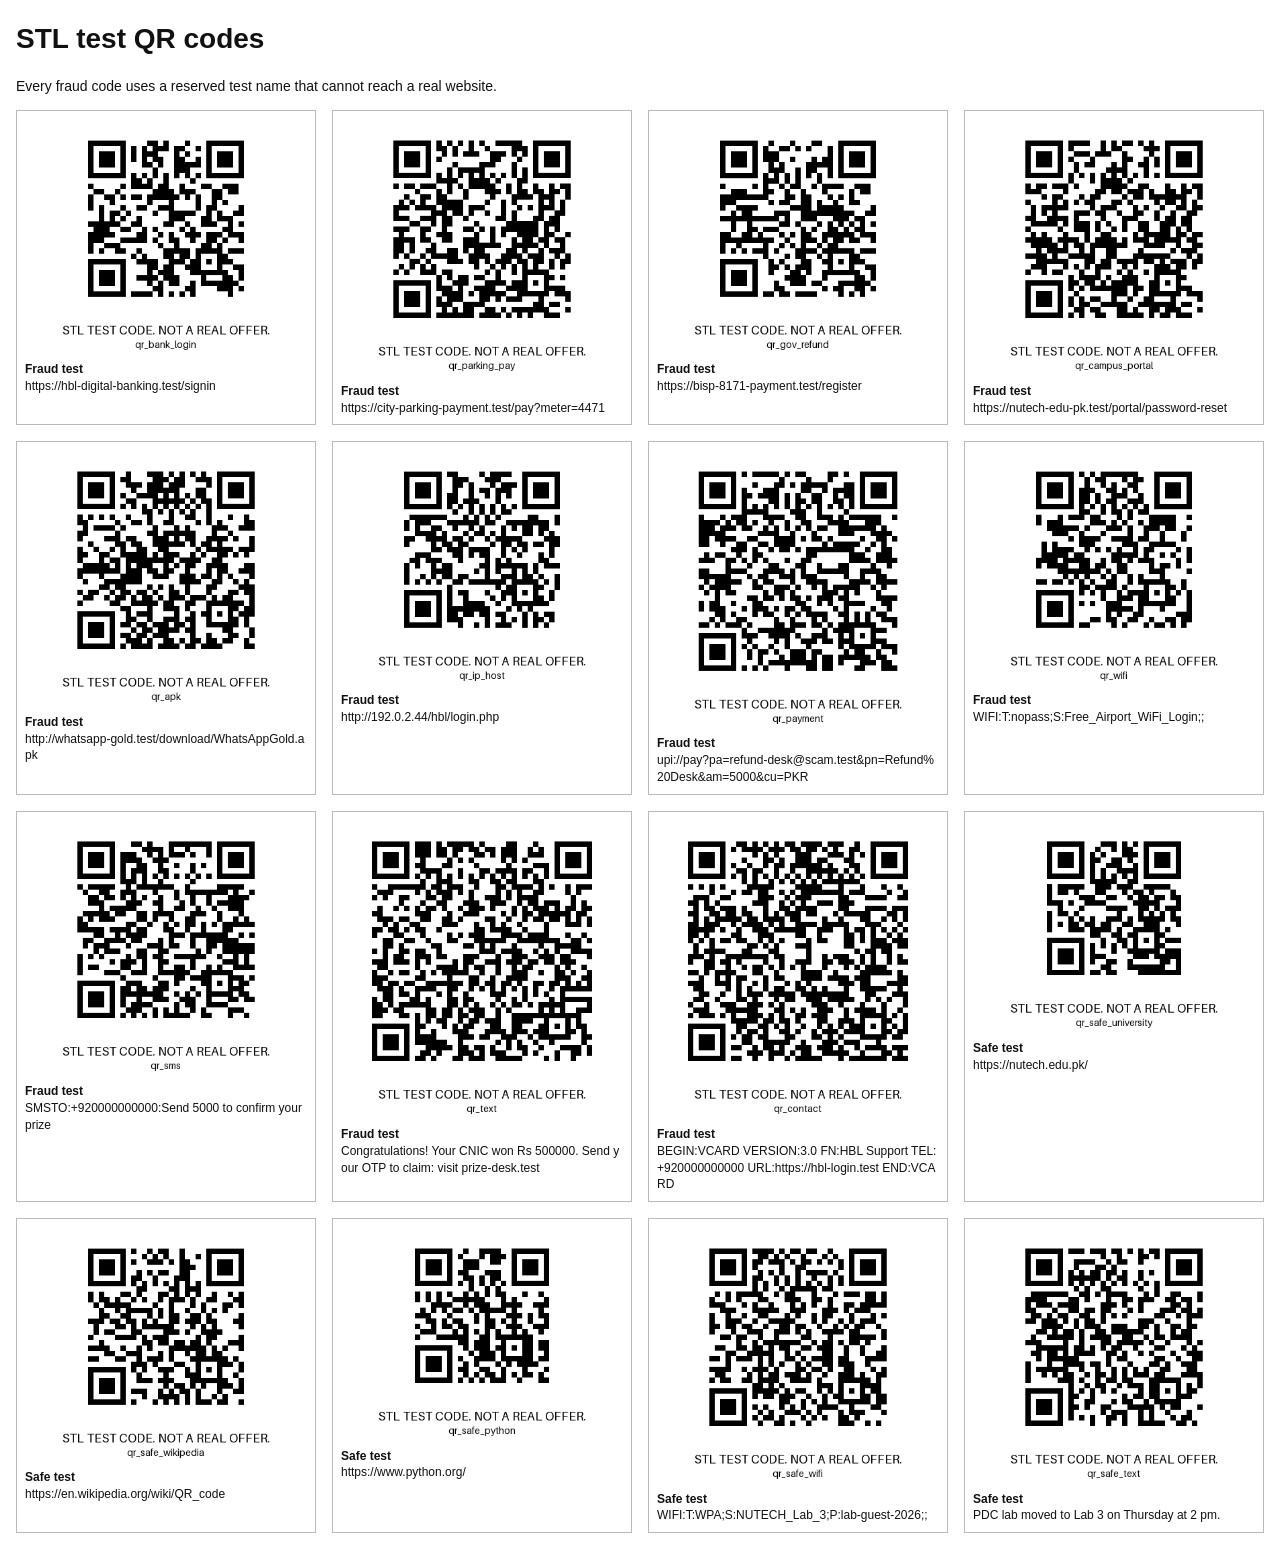
<file: tests/fixtures/qr/index.html>
<!doctype html><meta charset=utf-8><title>STL test QR codes</title><style>body{font:14px/1.4 Arial,sans-serif;margin:16px;color:#111}main{display:grid;grid-template-columns:repeat(auto-fill,minmax(260px,1fr));gap:16px}figure{margin:0;border:1px solid #bbb;padding:8px}img{width:100%}figcaption{word-break:break-all;font-size:12px}</style><h1>STL test QR codes</h1><p>Every fraud code uses a reserved test name that cannot reach a real website.</p><main><figure><img src="qr_bank_login_clean.png" alt="qr_bank_login"><figcaption><b>Fraud test</b><br>https://hbl-digital-banking.test/signin</figcaption></figure><figure><img src="qr_parking_pay_clean.png" alt="qr_parking_pay"><figcaption><b>Fraud test</b><br>https://city-parking-payment.test/pay?meter=4471</figcaption></figure><figure><img src="qr_gov_refund_clean.png" alt="qr_gov_refund"><figcaption><b>Fraud test</b><br>https://bisp-8171-payment.test/register</figcaption></figure><figure><img src="qr_campus_portal_clean.png" alt="qr_campus_portal"><figcaption><b>Fraud test</b><br>https://nutech-edu-pk.test/portal/password-reset</figcaption></figure><figure><img src="qr_apk_clean.png" alt="qr_apk"><figcaption><b>Fraud test</b><br>http://whatsapp-gold.test/download/WhatsAppGold.apk</figcaption></figure><figure><img src="qr_ip_host_clean.png" alt="qr_ip_host"><figcaption><b>Fraud test</b><br>http://192.0.2.44/hbl/login.php</figcaption></figure><figure><img src="qr_payment_clean.png" alt="qr_payment"><figcaption><b>Fraud test</b><br>upi://pay?pa=refund-desk@scam.test&amp;pn=Refund%20Desk&amp;am=5000&amp;cu=PKR</figcaption></figure><figure><img src="qr_wifi_clean.png" alt="qr_wifi"><figcaption><b>Fraud test</b><br>WIFI:T:nopass;S:Free_Airport_WiFi_Login;;</figcaption></figure><figure><img src="qr_sms_clean.png" alt="qr_sms"><figcaption><b>Fraud test</b><br>SMSTO:+920000000000:Send 5000 to confirm your prize</figcaption></figure><figure><img src="qr_text_clean.png" alt="qr_text"><figcaption><b>Fraud test</b><br>Congratulations! Your CNIC won Rs 500000. Send your OTP to claim: visit prize-desk.test</figcaption></figure><figure><img src="qr_contact_clean.png" alt="qr_contact"><figcaption><b>Fraud test</b><br>BEGIN:VCARD
VERSION:3.0
FN:HBL Support
TEL:+920000000000
URL:https://hbl-login.test
END:VCARD</figcaption></figure><figure><img src="qr_safe_university_clean.png" alt="qr_safe_university"><figcaption><b>Safe test</b><br>https://nutech.edu.pk/</figcaption></figure><figure><img src="qr_safe_wikipedia_clean.png" alt="qr_safe_wikipedia"><figcaption><b>Safe test</b><br>https://en.wikipedia.org/wiki/QR_code</figcaption></figure><figure><img src="qr_safe_python_clean.png" alt="qr_safe_python"><figcaption><b>Safe test</b><br>https://www.python.org/</figcaption></figure><figure><img src="qr_safe_wifi_clean.png" alt="qr_safe_wifi"><figcaption><b>Safe test</b><br>WIFI:T:WPA;S:NUTECH_Lab_3;P:lab-guest-2026;;</figcaption></figure><figure><img src="qr_safe_text_clean.png" alt="qr_safe_text"><figcaption><b>Safe test</b><br>PDC lab moved to Lab 3 on Thursday at 2 pm.</figcaption></figure></main>
</file>
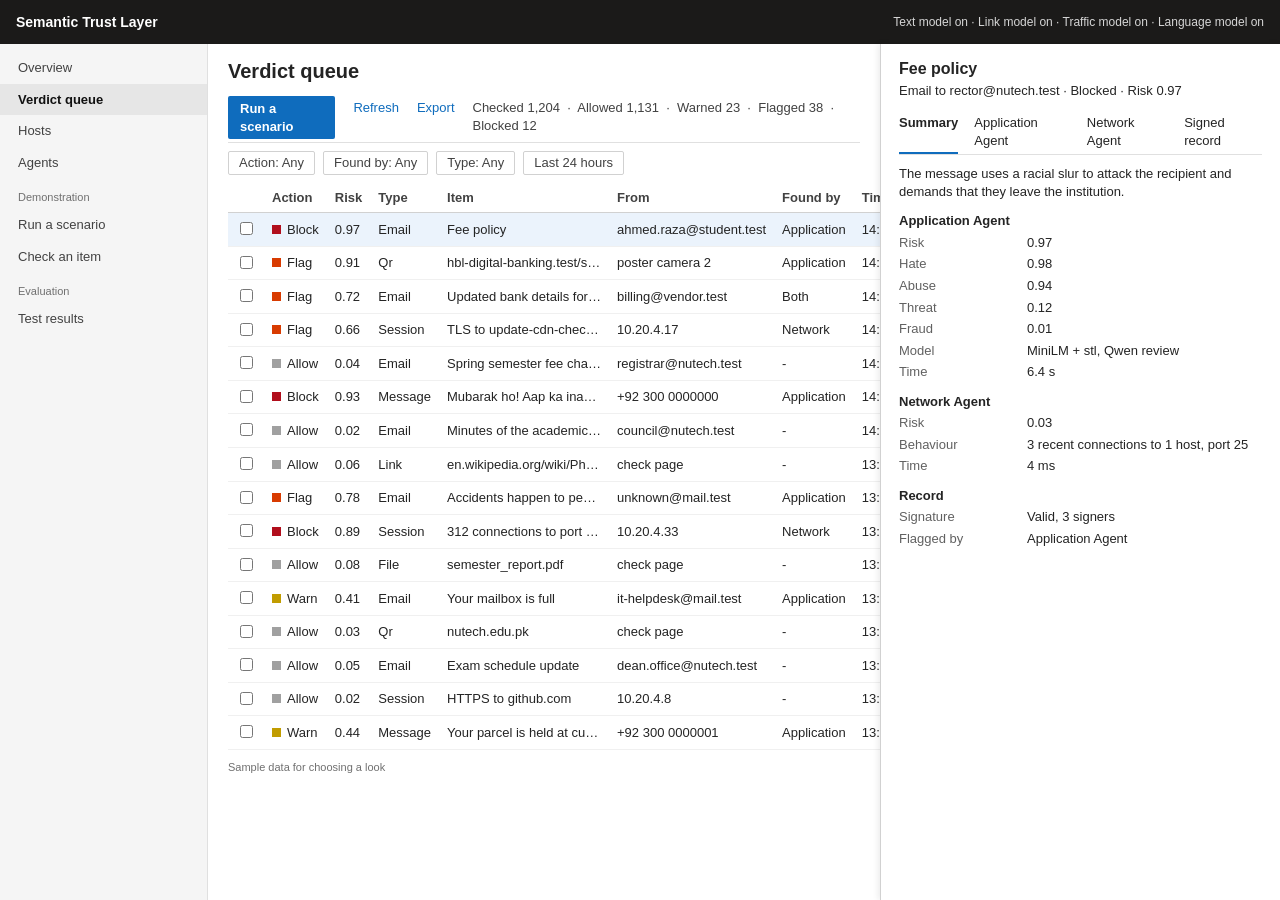
<file: docs/dashboard-mocks/look-a-security-portal.html>
<!doctype html><meta charset=utf-8><title>Look A</title><style>*{box-sizing:border-box}
    body{margin:0;font:13px/1.35 'Segoe UI',Arial,sans-serif;color:#242424;background:#fff;height:900px;overflow:hidden}
    .top{height:44px;background:#1b1a19;color:#fff;display:flex;align-items:center;padding:0 16px;font-size:14px;font-weight:600}
    .top span{margin-left:auto;font-weight:400;font-size:12px;color:#d6d6d6}
    .wrap{display:flex;height:856px}
    nav{width:208px;background:#f5f5f5;border-right:1px solid #e0e0e0;padding:8px 0}
    nav div{padding:7px 18px;color:#424242}
    nav div.on{background:#e6e6e6;font-weight:600;color:#111}
    nav small{display:block;padding:12px 18px 4px;color:#707070;font-size:11px}
    main{flex:1;padding:14px 20px;min-width:0;overflow:hidden}
    h1{font-size:20px;font-weight:600;margin:0 0 8px}
    .bar{display:flex;gap:18px;padding:6px 0;border-bottom:1px solid #e0e0e0;color:#0f6cbd}
    .bar b{color:#fff;background:#0f6cbd;padding:4px 12px;font-weight:600;border-radius:2px;margin:-3px 0}
    .bar i{margin-left:auto;font-style:normal;color:#424242}
    .filters{display:flex;gap:8px;padding:8px 0;color:#424242}
    .filters span{border:1px solid #d1d1d1;padding:2px 10px;border-radius:2px;background:#fff}
    table{width:100%;border-collapse:collapse}
    th{font-weight:600;text-align:left;border-bottom:1px solid #d1d1d1;padding:6px 8px;color:#424242;white-space:nowrap}
    td{padding:6px 8px;border-bottom:1px solid #f0f0f0;white-space:nowrap;overflow:hidden;text-overflow:ellipsis;max-width:170px}
    tr.sel td{background:#ebf3fc}
    .sq{display:inline-block;width:9px;height:9px;margin-right:6px}
    .block .sq{background:#b10e1c}.flag .sq{background:#d83b01}.warn .sq{background:#c19c00}.allow .sq{background:#a0a0a0}
    aside{width:400px;flex:none;background:#fff;border-left:1px solid #d1d1d1;padding:14px 18px;box-shadow:-2px 0 6px rgba(0,0,0,.08)}
    aside h2{font-size:16px;margin:0 0 2px;font-weight:600}
    .tabs{display:flex;gap:16px;border-bottom:1px solid #e0e0e0;margin:10px 0 10px}
    .tabs span{padding:5px 0}.tabs .on{border-bottom:2px solid #0f6cbd;font-weight:600}
    dl{display:grid;grid-template-columns:120px 1fr;gap:4px 8px;margin:0 0 12px}dt{color:#616161}dd{margin:0}
    h3{font-size:13px;margin:12px 0 4px;font-weight:600}
    p{margin:0 0 6px}.foot{color:#707070;font-size:11px;padding-top:10px}
    </style>
    <div class=top>Semantic Trust Layer<span>Text model on · Link model on · Traffic model on · Language model on</span></div>
    <div class=wrap>
    <nav><div>Overview</div><div class=on>Verdict queue</div><div>Hosts</div><div>Agents</div><small>Demonstration</small><div>Run a scenario</div><div>Check an item</div><small>Evaluation</small><div>Test results</div></nav>
    <main><h1>Verdict queue</h1>
    <div class=bar><b>Run a scenario</b><span>Refresh</span><span>Export</span><i>Checked 1,204 &nbsp;·&nbsp; Allowed 1,131 &nbsp;·&nbsp; Warned 23 &nbsp;·&nbsp; Flagged 38 &nbsp;·&nbsp; Blocked 12</i></div>
    <div class=filters><span>Action: Any</span><span>Found by: Any</span><span>Type: Any</span><span>Last 24 hours</span></div>
    <table><tr><th></th><th>Action</th><th>Risk</th><th>Type</th><th>Item</th><th>From</th><th>Found by</th><th>Time</th></tr><tr class='sel block'><td><input type=checkbox></td><td><span class=sq></span>Block</td><td>0.97</td><td>Email</td><td>Fee policy</td><td>ahmed.raza@student.test</td><td>Application</td><td>14:02:11</td></tr><tr class='flag'><td><input type=checkbox></td><td><span class=sq></span>Flag</td><td>0.91</td><td>Qr</td><td>hbl-digital-banking.test/signin</td><td>poster camera 2</td><td>Application</td><td>14:01:58</td></tr><tr class='flag'><td><input type=checkbox></td><td><span class=sq></span>Flag</td><td>0.72</td><td>Email</td><td>Updated bank details for invoice</td><td>billing@vendor.test</td><td>Both</td><td>14:01:40</td></tr><tr class='flag'><td><input type=checkbox></td><td><span class=sq></span>Flag</td><td>0.66</td><td>Session</td><td>TLS to update-cdn-check.test</td><td>10.20.4.17</td><td>Network</td><td>14:01:22</td></tr><tr class='allow'><td><input type=checkbox></td><td><span class=sq></span>Allow</td><td>0.04</td><td>Email</td><td>Spring semester fee challan</td><td>registrar@nutech.test</td><td>-</td><td>14:00:47</td></tr><tr class='block'><td><input type=checkbox></td><td><span class=sq></span>Block</td><td>0.93</td><td>Message</td><td>Mubarak ho! Aap ka inam nikla hai</td><td>+92 300 0000000</td><td>Application</td><td>14:00:31</td></tr><tr class='allow'><td><input type=checkbox></td><td><span class=sq></span>Allow</td><td>0.02</td><td>Email</td><td>Minutes of the academic council</td><td>council@nutech.test</td><td>-</td><td>14:00:12</td></tr><tr class='allow'><td><input type=checkbox></td><td><span class=sq></span>Allow</td><td>0.06</td><td>Link</td><td>en.wikipedia.org/wiki/Phishing</td><td>check page</td><td>-</td><td>13:59:58</td></tr><tr class='flag'><td><input type=checkbox></td><td><span class=sq></span>Flag</td><td>0.78</td><td>Email</td><td>Accidents happen to people who ask</td><td>unknown@mail.test</td><td>Application</td><td>13:59:41</td></tr><tr class='block'><td><input type=checkbox></td><td><span class=sq></span>Block</td><td>0.89</td><td>Session</td><td>312 connections to port 445</td><td>10.20.4.33</td><td>Network</td><td>13:59:20</td></tr><tr class='allow'><td><input type=checkbox></td><td><span class=sq></span>Allow</td><td>0.08</td><td>File</td><td>semester_report.pdf</td><td>check page</td><td>-</td><td>13:58:55</td></tr><tr class='warn'><td><input type=checkbox></td><td><span class=sq></span>Warn</td><td>0.41</td><td>Email</td><td>Your mailbox is full</td><td>it-helpdesk@mail.test</td><td>Application</td><td>13:58:30</td></tr><tr class='allow'><td><input type=checkbox></td><td><span class=sq></span>Allow</td><td>0.03</td><td>Qr</td><td>nutech.edu.pk</td><td>check page</td><td>-</td><td>13:58:02</td></tr><tr class='allow'><td><input type=checkbox></td><td><span class=sq></span>Allow</td><td>0.05</td><td>Email</td><td>Exam schedule update</td><td>dean.office@nutech.test</td><td>-</td><td>13:57:44</td></tr><tr class='allow'><td><input type=checkbox></td><td><span class=sq></span>Allow</td><td>0.02</td><td>Session</td><td>HTTPS to github.com</td><td>10.20.4.8</td><td>-</td><td>13:57:19</td></tr><tr class='warn'><td><input type=checkbox></td><td><span class=sq></span>Warn</td><td>0.44</td><td>Message</td><td>Your parcel is held at customs</td><td>+92 300 0000001</td><td>Application</td><td>13:56:51</td></tr></table>
    <div class=foot>Sample data for choosing a look</div></main>
    <aside><h2>Fee policy</h2><div>Email to rector@nutech.test · Blocked · Risk 0.97</div>
    <div class=tabs><span class=on>Summary</span><span>Application Agent</span><span>Network Agent</span><span>Signed record</span></div>
    <p>The message uses a racial slur to attack the recipient and demands that they leave the institution.</p>
    <h3>Application Agent</h3><dl><dt>Risk</dt><dd>0.97</dd><dt>Hate</dt><dd>0.98</dd><dt>Abuse</dt><dd>0.94</dd><dt>Threat</dt><dd>0.12</dd><dt>Fraud</dt><dd>0.01</dd><dt>Model</dt><dd>MiniLM + stl, Qwen review</dd><dt>Time</dt><dd>6.4 s</dd></dl>
    <h3>Network Agent</h3><dl><dt>Risk</dt><dd>0.03</dd><dt>Behaviour</dt><dd>3 recent connections to 1 host, port 25</dd><dt>Time</dt><dd>4 ms</dd></dl>
    <h3>Record</h3><dl><dt>Signature</dt><dd>Valid, 3 signers</dd><dt>Flagged by</dt><dd>Application Agent</dd></dl>
    </aside></div>
</file>
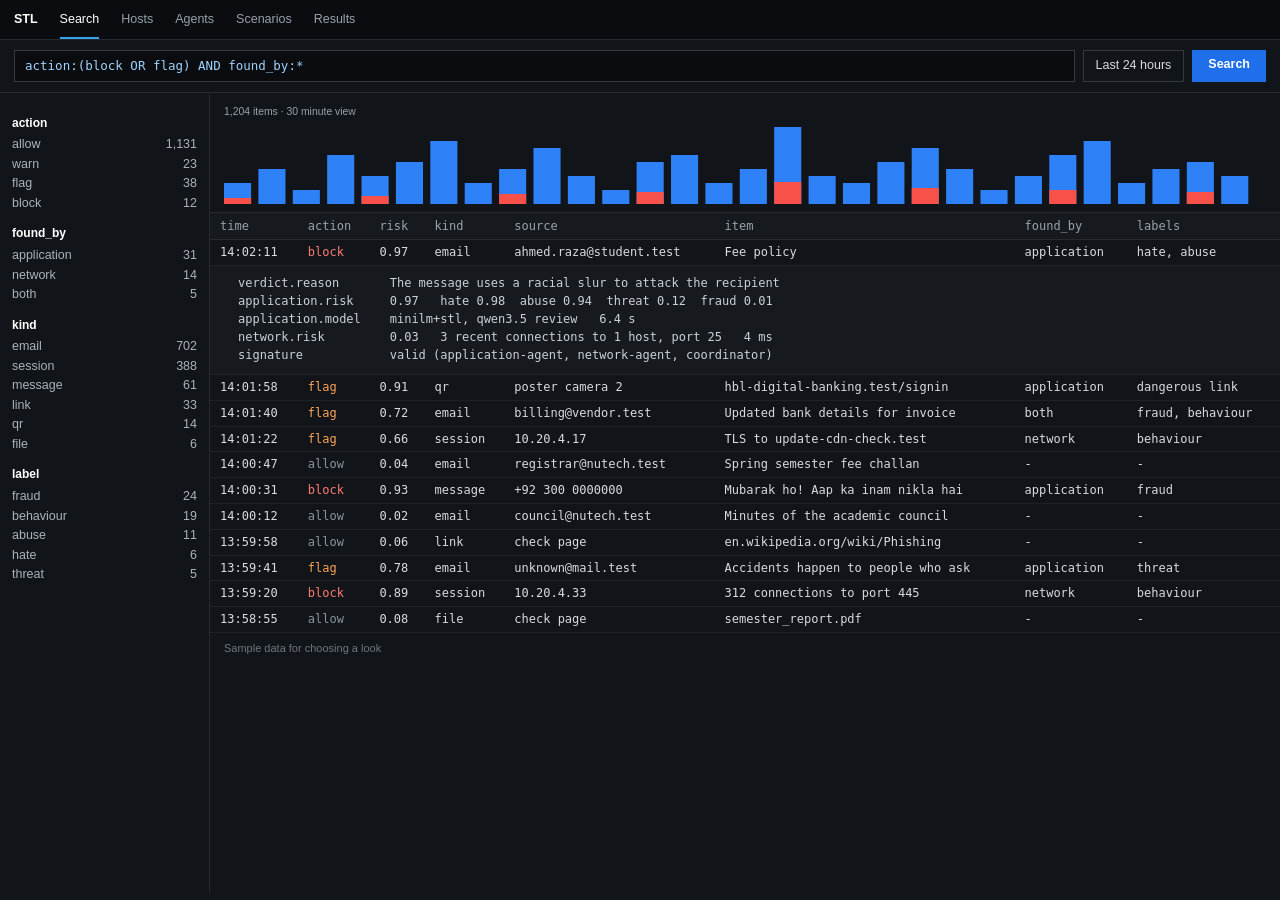
<file: docs/dashboard-mocks/look-b-log-search.html>
<!doctype html><meta charset=utf-8><title>Look B</title><style>*{box-sizing:border-box}
    body{margin:0;font:12.5px/1.4 Arial,Helvetica,sans-serif;background:#111418;color:#d7dce2;height:900px;overflow:hidden}
    .top{height:40px;background:#0a0c0f;border-bottom:1px solid #262b31;display:flex;align-items:center;gap:22px;padding:0 14px}
    .top b{color:#fff}.top span{color:#98a2ad}.top .on{color:#fff;border-bottom:2px solid #36a2eb;padding-bottom:9px;margin-bottom:-11px}
    .q{display:flex;gap:8px;padding:10px 14px;border-bottom:1px solid #262b31}
    .q div{flex:1;background:#0a0c0f;border:1px solid #333a42;padding:6px 10px;font-family:Consolas,monospace;color:#9fd3ff}
    .q span{border:1px solid #333a42;padding:6px 12px}.q b{background:#1f6feb;color:#fff;padding:6px 16px;font-weight:600}
    .main{display:flex;height:800px}
    .side{width:210px;border-right:1px solid #262b31;padding:10px 12px;color:#aab3bd}
    .side h4{margin:12px 0 4px;color:#fff;font-size:12px}.side div{display:flex;justify-content:space-between;padding:1px 0}
    .right{flex:1;min-width:0}
    .hist{height:120px;border-bottom:1px solid #262b31;padding:10px 14px}
    .hist small{color:#98a2ad}
    svg{display:block;width:100%;height:84px}
    table{width:100%;border-collapse:collapse;font-family:Consolas,monospace;font-size:12px}
    th{text-align:left;color:#98a2ad;font-weight:400;border-bottom:1px solid #262b31;padding:5px 10px;background:#161a1f}
    td{padding:4px 10px;border-bottom:1px solid #1d2227;white-space:nowrap;overflow:hidden;text-overflow:ellipsis;max-width:280px}
    .block{color:#ff7b72}.flag{color:#ffa657}.warn{color:#e3b341}.allow{color:#8b949e}
    .ex td{background:#161a1f;white-space:normal;padding:8px 10px 10px 28px;color:#c9d1d9;max-width:none}
    .ex pre{margin:0;font:12px/1.5 Consolas,monospace}
    .foot{padding:8px 14px;color:#6e7781;font-size:11px}
    </style>
    <div class=top><b>STL</b><span class=on>Search</span><span>Hosts</span><span>Agents</span><span>Scenarios</span><span>Results</span></div>
    <div class=q><div>action:(block OR flag) AND found_by:*</div><span>Last 24 hours</span><b>Search</b></div>
    <div class=main><div class=side><h4>action</h4><div><span>allow</span><span>1,131</span></div><div><span>warn</span><span>23</span></div><div><span>flag</span><span>38</span></div><div><span>block</span><span>12</span></div><h4>found_by</h4><div><span>application</span><span>31</span></div><div><span>network</span><span>14</span></div><div><span>both</span><span>5</span></div><h4>kind</h4><div><span>email</span><span>702</span></div><div><span>session</span><span>388</span></div><div><span>message</span><span>61</span></div><div><span>link</span><span>33</span></div><div><span>qr</span><span>14</span></div><div><span>file</span><span>6</span></div><h4>label</h4><div><span>fraud</span><span>24</span></div><div><span>behaviour</span><span>19</span></div><div><span>abuse</span><span>11</span></div><div><span>hate</span><span>6</span></div><div><span>threat</span><span>5</span></div></div><div class=right>
    <div class=hist><small>1,204 items · 30 minute view</small><svg><rect x='0.0%' y='63' width='2.6%' height='21' fill='#2f81f7'/><rect x='0.0%' y='78' width='2.6%' height='6' fill='#f85149'/><rect x='3.3%' y='49' width='2.6%' height='35' fill='#2f81f7'/><rect x='6.6%' y='70' width='2.6%' height='14' fill='#2f81f7'/><rect x='9.899999999999999%' y='35' width='2.6%' height='49' fill='#2f81f7'/><rect x='13.2%' y='56' width='2.6%' height='28' fill='#2f81f7'/><rect x='13.2%' y='76' width='2.6%' height='8' fill='#f85149'/><rect x='16.5%' y='42' width='2.6%' height='42' fill='#2f81f7'/><rect x='19.799999999999997%' y='21' width='2.6%' height='63' fill='#2f81f7'/><rect x='23.099999999999998%' y='63' width='2.6%' height='21' fill='#2f81f7'/><rect x='26.4%' y='49' width='2.6%' height='35' fill='#2f81f7'/><rect x='26.4%' y='74' width='2.6%' height='10' fill='#f85149'/><rect x='29.7%' y='28' width='2.6%' height='56' fill='#2f81f7'/><rect x='33.0%' y='56' width='2.6%' height='28' fill='#2f81f7'/><rect x='36.3%' y='70' width='2.6%' height='14' fill='#2f81f7'/><rect x='39.599999999999994%' y='42' width='2.6%' height='42' fill='#2f81f7'/><rect x='39.599999999999994%' y='72' width='2.6%' height='12' fill='#f85149'/><rect x='42.9%' y='35' width='2.6%' height='49' fill='#2f81f7'/><rect x='46.199999999999996%' y='63' width='2.6%' height='21' fill='#2f81f7'/><rect x='49.5%' y='49' width='2.6%' height='35' fill='#2f81f7'/><rect x='52.8%' y='7' width='2.6%' height='77' fill='#2f81f7'/><rect x='52.8%' y='62' width='2.6%' height='22' fill='#f85149'/><rect x='56.099999999999994%' y='56' width='2.6%' height='28' fill='#2f81f7'/><rect x='59.4%' y='63' width='2.6%' height='21' fill='#2f81f7'/><rect x='62.699999999999996%' y='42' width='2.6%' height='42' fill='#2f81f7'/><rect x='66.0%' y='28' width='2.6%' height='56' fill='#2f81f7'/><rect x='66.0%' y='68' width='2.6%' height='16' fill='#f85149'/><rect x='69.3%' y='49' width='2.6%' height='35' fill='#2f81f7'/><rect x='72.6%' y='70' width='2.6%' height='14' fill='#2f81f7'/><rect x='75.89999999999999%' y='56' width='2.6%' height='28' fill='#2f81f7'/><rect x='79.19999999999999%' y='35' width='2.6%' height='49' fill='#2f81f7'/><rect x='79.19999999999999%' y='70' width='2.6%' height='14' fill='#f85149'/><rect x='82.5%' y='21' width='2.6%' height='63' fill='#2f81f7'/><rect x='85.8%' y='63' width='2.6%' height='21' fill='#2f81f7'/><rect x='89.1%' y='49' width='2.6%' height='35' fill='#2f81f7'/><rect x='92.39999999999999%' y='42' width='2.6%' height='42' fill='#2f81f7'/><rect x='92.39999999999999%' y='72' width='2.6%' height='12' fill='#f85149'/><rect x='95.69999999999999%' y='56' width='2.6%' height='28' fill='#2f81f7'/></svg></div>
    <table><tr><th>time</th><th>action</th><th>risk</th><th>kind</th><th>source</th><th>item</th><th>found_by</th><th>labels</th></tr><tr><td>14:02:11</td><td class=block>block</td><td>0.97</td><td>email</td><td>ahmed.raza@student.test</td><td>Fee policy</td><td>application</td><td>hate, abuse</td></tr><tr class=ex><td colspan=8><pre>verdict.reason       The message uses a racial slur to attack the recipient
application.risk     0.97   hate 0.98  abuse 0.94  threat 0.12  fraud 0.01
application.model    minilm+stl, qwen3.5 review   6.4 s
network.risk         0.03   3 recent connections to 1 host, port 25   4 ms
signature            valid (application-agent, network-agent, coordinator)</pre></td></tr><tr><td>14:01:58</td><td class=flag>flag</td><td>0.91</td><td>qr</td><td>poster camera 2</td><td>hbl-digital-banking.test/signin</td><td>application</td><td>dangerous link</td></tr><tr><td>14:01:40</td><td class=flag>flag</td><td>0.72</td><td>email</td><td>billing@vendor.test</td><td>Updated bank details for invoice</td><td>both</td><td>fraud, behaviour</td></tr><tr><td>14:01:22</td><td class=flag>flag</td><td>0.66</td><td>session</td><td>10.20.4.17</td><td>TLS to update-cdn-check.test</td><td>network</td><td>behaviour</td></tr><tr><td>14:00:47</td><td class=allow>allow</td><td>0.04</td><td>email</td><td>registrar@nutech.test</td><td>Spring semester fee challan</td><td>-</td><td>-</td></tr><tr><td>14:00:31</td><td class=block>block</td><td>0.93</td><td>message</td><td>+92 300 0000000</td><td>Mubarak ho! Aap ka inam nikla hai</td><td>application</td><td>fraud</td></tr><tr><td>14:00:12</td><td class=allow>allow</td><td>0.02</td><td>email</td><td>council@nutech.test</td><td>Minutes of the academic council</td><td>-</td><td>-</td></tr><tr><td>13:59:58</td><td class=allow>allow</td><td>0.06</td><td>link</td><td>check page</td><td>en.wikipedia.org/wiki/Phishing</td><td>-</td><td>-</td></tr><tr><td>13:59:41</td><td class=flag>flag</td><td>0.78</td><td>email</td><td>unknown@mail.test</td><td>Accidents happen to people who ask</td><td>application</td><td>threat</td></tr><tr><td>13:59:20</td><td class=block>block</td><td>0.89</td><td>session</td><td>10.20.4.33</td><td>312 connections to port 445</td><td>network</td><td>behaviour</td></tr><tr><td>13:58:55</td><td class=allow>allow</td><td>0.08</td><td>file</td><td>check page</td><td>semester_report.pdf</td><td>-</td><td>-</td></tr></table>
    <div class=foot>Sample data for choosing a look</div></div></div>
</file>
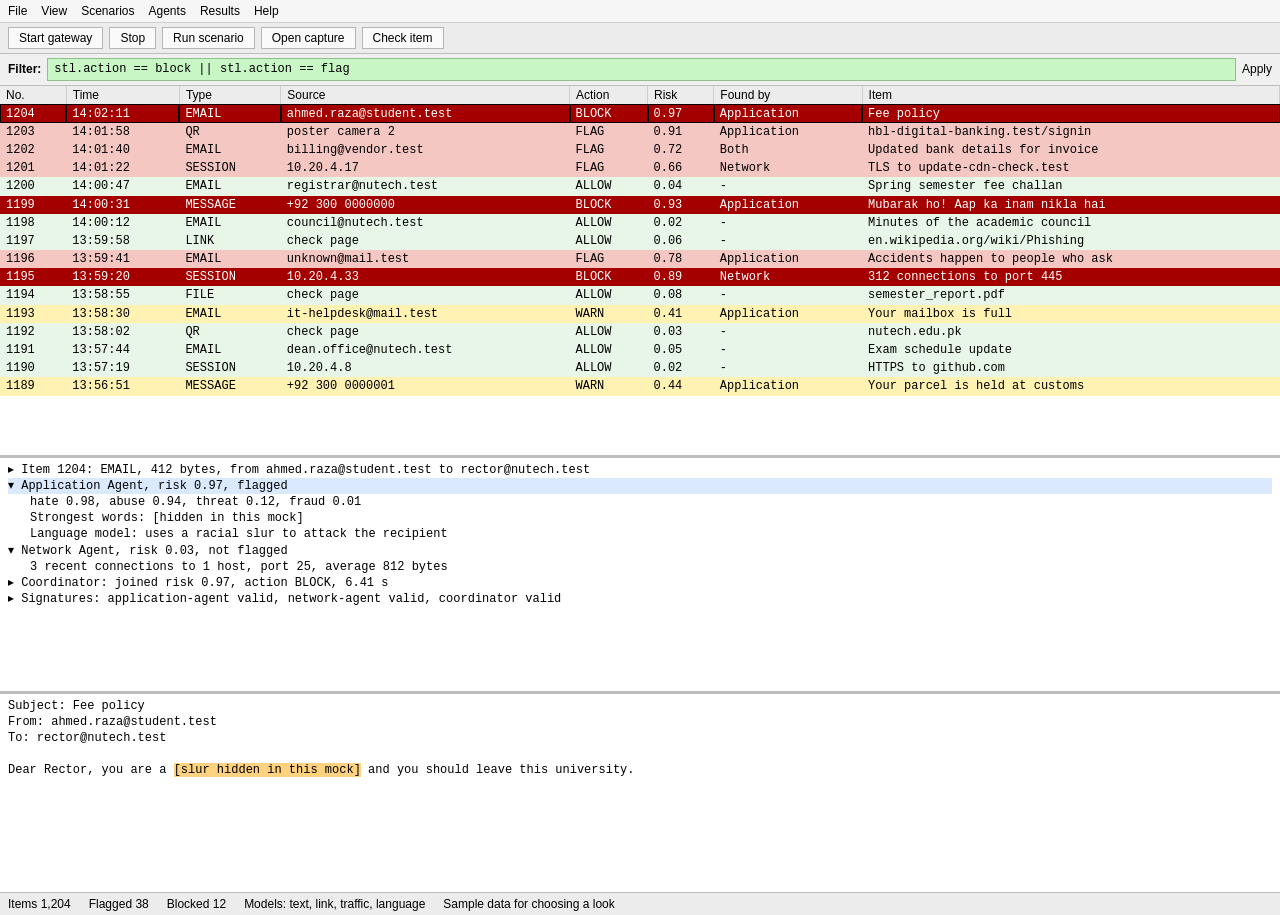
<file: docs/dashboard-mocks/look-c-traffic-analyzer.html>
<!doctype html><meta charset=utf-8><title>Look C</title><style>*{box-sizing:border-box}
    body{margin:0;font:12px/1.35 'Segoe UI',Tahoma,Arial,sans-serif;background:#f0f0f0;color:#000;height:900px;overflow:hidden}
    .menu{background:#f6f6f6;padding:3px 8px;border-bottom:1px solid #cfcfcf;display:flex;gap:14px}
    .tool{background:#ececec;padding:4px 8px;border-bottom:1px solid #bdbdbd;display:flex;gap:6px}
    .tool span{border:1px solid #b5b5b5;background:#fafafa;padding:2px 10px}
    .filter{padding:4px 8px;display:flex;gap:6px;border-bottom:1px solid #bdbdbd;align-items:center}
    .filter div{flex:1;background:#c8f7c5;border:1px solid #8fbf8b;padding:2px 6px;font-family:Consolas,monospace}
    .list{height:372px;overflow:hidden;background:#fff;border-bottom:3px solid #bdbdbd}
    table{width:100%;border-collapse:collapse;font-family:Consolas,monospace;font-size:12px}
    th{background:#ececec;border-right:1px solid #cfcfcf;border-bottom:1px solid #bdbdbd;text-align:left;padding:2px 6px;font:12px 'Segoe UI',Arial;font-weight:400}
    td{padding:1px 6px;white-space:nowrap;overflow:hidden;text-overflow:ellipsis;max-width:330px}
    .block td{background:#a40000;color:#fff}.flag td{background:#f4c7c3}.warn td{background:#fff2b3}.allow td{background:#e7f6e7}
    tr.sel td{outline:1px solid #000;outline-offset:-1px}
    .tree{height:236px;background:#fff;border-bottom:3px solid #bdbdbd;padding:4px 8px;font-family:Consolas,monospace;overflow:hidden}
    .tree div{padding-left:0;white-space:nowrap}.tree .i{padding-left:22px}.tree .h{background:#dbe9ff}
    .raw{height:198px;background:#fff;padding:4px 8px;font-family:Consolas,monospace;overflow:hidden;white-space:pre}
    .raw mark{background:#ffd27f}
    .status{background:#ececec;border-top:1px solid #bdbdbd;padding:3px 8px;display:flex;gap:18px}
    </style>
    <div class=menu><span>File</span><span>View</span><span>Scenarios</span><span>Agents</span><span>Results</span><span>Help</span></div>
    <div class=tool><span>Start gateway</span><span>Stop</span><span>Run scenario</span><span>Open capture</span><span>Check item</span></div>
    <div class=filter><b>Filter:</b><div>stl.action == block || stl.action == flag</div><span>Apply</span></div>
    <div class=list><table><tr><th>No.</th><th>Time</th><th>Type</th><th>Source</th><th>Action</th><th>Risk</th><th>Found by</th><th>Item</th></tr><tr class='sel block'><td>1204</td><td>14:02:11</td><td>EMAIL</td><td>ahmed.raza@student.test</td><td>BLOCK</td><td>0.97</td><td>Application</td><td>Fee policy</td></tr><tr class='flag'><td>1203</td><td>14:01:58</td><td>QR</td><td>poster camera 2</td><td>FLAG</td><td>0.91</td><td>Application</td><td>hbl-digital-banking.test/signin</td></tr><tr class='flag'><td>1202</td><td>14:01:40</td><td>EMAIL</td><td>billing@vendor.test</td><td>FLAG</td><td>0.72</td><td>Both</td><td>Updated bank details for invoice</td></tr><tr class='flag'><td>1201</td><td>14:01:22</td><td>SESSION</td><td>10.20.4.17</td><td>FLAG</td><td>0.66</td><td>Network</td><td>TLS to update-cdn-check.test</td></tr><tr class='allow'><td>1200</td><td>14:00:47</td><td>EMAIL</td><td>registrar@nutech.test</td><td>ALLOW</td><td>0.04</td><td>-</td><td>Spring semester fee challan</td></tr><tr class='block'><td>1199</td><td>14:00:31</td><td>MESSAGE</td><td>+92 300 0000000</td><td>BLOCK</td><td>0.93</td><td>Application</td><td>Mubarak ho! Aap ka inam nikla hai</td></tr><tr class='allow'><td>1198</td><td>14:00:12</td><td>EMAIL</td><td>council@nutech.test</td><td>ALLOW</td><td>0.02</td><td>-</td><td>Minutes of the academic council</td></tr><tr class='allow'><td>1197</td><td>13:59:58</td><td>LINK</td><td>check page</td><td>ALLOW</td><td>0.06</td><td>-</td><td>en.wikipedia.org/wiki/Phishing</td></tr><tr class='flag'><td>1196</td><td>13:59:41</td><td>EMAIL</td><td>unknown@mail.test</td><td>FLAG</td><td>0.78</td><td>Application</td><td>Accidents happen to people who ask</td></tr><tr class='block'><td>1195</td><td>13:59:20</td><td>SESSION</td><td>10.20.4.33</td><td>BLOCK</td><td>0.89</td><td>Network</td><td>312 connections to port 445</td></tr><tr class='allow'><td>1194</td><td>13:58:55</td><td>FILE</td><td>check page</td><td>ALLOW</td><td>0.08</td><td>-</td><td>semester_report.pdf</td></tr><tr class='warn'><td>1193</td><td>13:58:30</td><td>EMAIL</td><td>it-helpdesk@mail.test</td><td>WARN</td><td>0.41</td><td>Application</td><td>Your mailbox is full</td></tr><tr class='allow'><td>1192</td><td>13:58:02</td><td>QR</td><td>check page</td><td>ALLOW</td><td>0.03</td><td>-</td><td>nutech.edu.pk</td></tr><tr class='allow'><td>1191</td><td>13:57:44</td><td>EMAIL</td><td>dean.office@nutech.test</td><td>ALLOW</td><td>0.05</td><td>-</td><td>Exam schedule update</td></tr><tr class='allow'><td>1190</td><td>13:57:19</td><td>SESSION</td><td>10.20.4.8</td><td>ALLOW</td><td>0.02</td><td>-</td><td>HTTPS to github.com</td></tr><tr class='warn'><td>1189</td><td>13:56:51</td><td>MESSAGE</td><td>+92 300 0000001</td><td>WARN</td><td>0.44</td><td>Application</td><td>Your parcel is held at customs</td></tr></table></div>
    <div class=tree>
    <div>&#9656; Item 1204: EMAIL, 412 bytes, from ahmed.raza@student.test to rector@nutech.test</div>
    <div class=h>&#9662; Application Agent, risk 0.97, flagged</div>
    <div class=i>hate 0.98, abuse 0.94, threat 0.12, fraud 0.01</div>
    <div class=i>Strongest words: [hidden in this mock]</div>
    <div class=i>Language model: uses a racial slur to attack the recipient</div>
    <div>&#9662; Network Agent, risk 0.03, not flagged</div>
    <div class=i>3 recent connections to 1 host, port 25, average 812 bytes</div>
    <div>&#9656; Coordinator: joined risk 0.97, action BLOCK, 6.41 s</div>
    <div>&#9656; Signatures: application-agent valid, network-agent valid, coordinator valid</div>
    </div><div class=raw>Subject: Fee policy
From: ahmed.raza@student.test
To: rector@nutech.test

Dear Rector, you are a <mark>[slur hidden in this mock]</mark> and you should leave this university.</div>
    <div class=status><span>Items 1,204</span><span>Flagged 38</span><span>Blocked 12</span><span>Models: text, link, traffic, language</span><span>Sample data for choosing a look</span></div>
</file>
